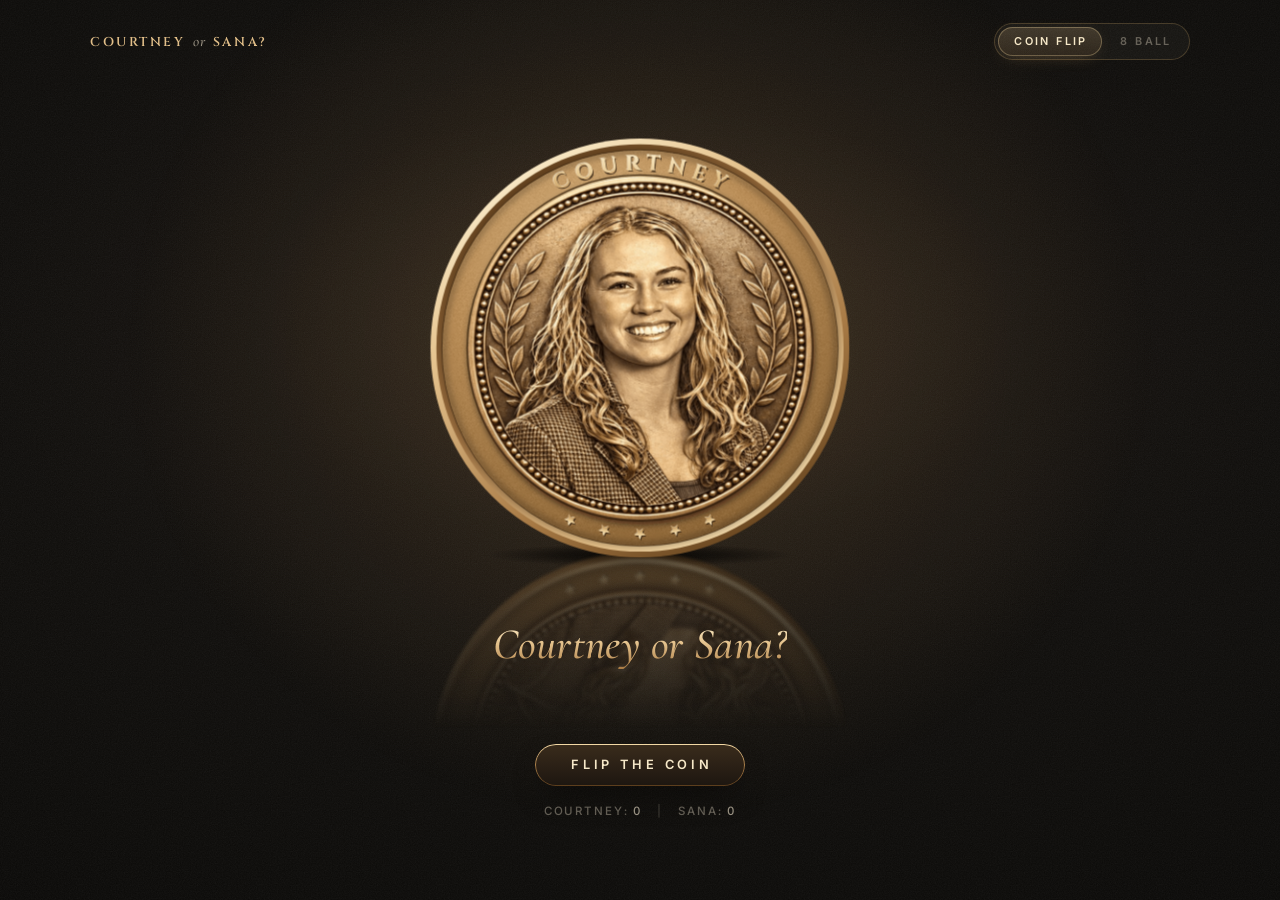
<file: index.html>
<!doctype html>
<html lang="en">
<head>
  <meta charset="utf-8">
  <meta name="viewport" content="width=device-width, initial-scale=1, viewport-fit=cover">
  <title>Courtney or Sana?</title>
  <meta name="description" content="One commemorative coin. Courtney on one side, Sana on the other. Flip it and let the coin decide.">
  <meta name="theme-color" content="#0b0a09">
  <link rel="icon" href="data:image/svg+xml,%3Csvg xmlns='http://www.w3.org/2000/svg' viewBox='0 0 64 64'%3E%3Cdefs%3E%3ClinearGradient id='g' x1='0' y1='0' x2='1' y2='1'%3E%3Cstop offset='0' stop-color='%23fbebc1'/%3E%3Cstop offset='.55' stop-color='%23c99a5e'/%3E%3Cstop offset='1' stop-color='%236e4a22'/%3E%3C/linearGradient%3E%3C/defs%3E%3Ccircle cx='32' cy='32' r='30' fill='url(%23g)'/%3E%3Ccircle cx='32' cy='32' r='24' fill='none' stroke='%235e3d1a' stroke-width='2.5' stroke-dasharray='1.5 3' stroke-linecap='round'/%3E%3C/svg%3E">

  <link rel="preconnect" href="https://fonts.googleapis.com">
  <link rel="preconnect" href="https://fonts.gstatic.com" crossorigin>
  <link rel="stylesheet" href="https://fonts.googleapis.com/css2?family=Cinzel:wght@500;600;700&family=Cormorant+Garamond:ital,wght@1,400;1,500&family=Inter:wght@400;500;600&display=swap">

  <link rel="preload" as="image" href="images/courtney.png">
  <link rel="preload" as="image" href="images/sana.png">
  <link rel="stylesheet" href="style.css">
  <script src="script.js" defer></script>
</head>
<body>
  <!-- Shared artwork for both faces of the coin: rim, legend band, lettering and stars. -->
  <svg class="sprite" width="0" height="0" aria-hidden="true" focusable="false">
    <defs>
      <linearGradient id="g-lip" x1="0.18" y1="0" x2="0.82" y2="1">
        <stop offset="0" stop-color="#fff4d6"/>
        <stop offset="0.3" stop-color="#e6c48f"/>
        <stop offset="0.68" stop-color="#a87a45"/>
        <stop offset="1" stop-color="#5a3a17"/>
      </linearGradient>
      <linearGradient id="g-lip-bevel" x1="0.18" y1="0" x2="0.82" y2="1">
        <stop offset="0" stop-color="#5e3d1a"/>
        <stop offset="0.45" stop-color="#9c6f3f"/>
        <stop offset="0.8" stop-color="#e3bf88"/>
        <stop offset="1" stop-color="#f8e6bc"/>
      </linearGradient>
      <radialGradient id="g-band" cx="0.42" cy="0.3" r="0.8">
        <stop offset="0" stop-color="#dcb986"/>
        <stop offset="0.5" stop-color="#b98d57"/>
        <stop offset="1" stop-color="#7f5a2d"/>
      </radialGradient>
      <linearGradient id="g-letter" x1="0" y1="0" x2="0" y2="1">
        <stop offset="0" stop-color="#fff3d2"/>
        <stop offset="0.5" stop-color="#e8c890"/>
        <stop offset="1" stop-color="#b5874c"/>
      </linearGradient>

      <filter id="f-grain" x="0" y="0" width="100%" height="100%" color-interpolation-filters="sRGB">
        <feTurbulence type="fractalNoise" baseFrequency="0.85" numOctaves="2" seed="7" result="noise"/>
        <feColorMatrix in="noise" type="matrix" result="grey"
          values="0.33 0.33 0.33 0 0  0.33 0.33 0.33 0 0  0.33 0.33 0.33 0 0  0 0 0 0 1"/>
        <feComposite in="SourceGraphic" in2="grey" operator="arithmetic" k1="0" k2="1" k3="0.2" k4="-0.1" result="grained"/>
        <feComposite in="grained" in2="SourceGraphic" operator="in"/>
      </filter>
      <filter id="f-soft" x="-10%" y="-10%" width="120%" height="120%">
        <feGaussianBlur stdDeviation="7"/>
      </filter>
      <filter id="f-emboss-shadow" x="-5%" y="-5%" width="110%" height="110%">
        <feGaussianBlur stdDeviation="1.4"/>
      </filter>

      <!-- Legend baseline: the upper arc of a circle (r = 425) centred on the coin. -->
      <path id="p-legend" d="M 75 500 A 425 425 0 0 1 925 500"/>

      <text id="t-courtney" class="legend"><textPath href="#p-legend" startOffset="50%"><tspan dx="8">COURTNEY</tspan></textPath></text>
      <text id="t-sana" class="legend"><textPath href="#p-legend" startOffset="50%"><tspan dx="8">SANA</tspan></textPath></text>

      <!-- Five stars along the lower arc of the legend band, points facing the rim. -->
      <g id="g-stars">
        <path id="p-star" d="M0-14L3.46-4.76 13.32-4.33 5.59 1.82 8.23 11.33 0 5.88-8.23 11.33-5.59 1.82-13.32-4.33-3.46-4.76Z" transform="translate(500 943) rotate(180)"/>
        <use href="#p-star" transform="rotate(-11 500 500)"/>
        <use href="#p-star" transform="rotate(11 500 500)"/>
        <use href="#p-star" transform="rotate(-22 500 500)"/>
        <use href="#p-star" transform="rotate(22 500 500)"/>
      </g>

      <!-- Everything except the portrait and the name: raised rim, bevel, grained legend band, medallion shadow. -->
      <g id="g-blank">
        <circle cx="500" cy="500" r="500" fill="url(#g-lip)"/>
        <circle cx="500" cy="500" r="486" fill="url(#g-lip-bevel)"/>
        <circle cx="500" cy="500" r="473" fill="url(#g-band)" filter="url(#f-grain)"/>
        <circle cx="500" cy="500" r="469" fill="none" stroke="#1b0f04" stroke-opacity="0.45" stroke-width="7" filter="url(#f-soft)"/>
        <circle cx="500" cy="500" r="473" fill="none" stroke="#2c1a08" stroke-opacity="0.6" stroke-width="2"/>
        <circle cx="503" cy="508" r="414" fill="#140b02" fill-opacity="0.6" filter="url(#f-soft)"/>
        <circle cx="500" cy="500" r="413" fill="none" stroke="#2c1a08" stroke-opacity="0.7" stroke-width="3"/>
      </g>
    </defs>
  </svg>

  <header class="nav">
    <a class="nav__brand" href="./">Courtney <em>or</em> Sana?</a>
    <nav class="nav__links" aria-label="Pick a decider">
      <a class="nav__link" href="./" aria-current="page">Coin Flip</a>
      <a class="nav__link" href="8-ball.html">8 Ball</a>
    </nav>
  </header>

  <main class="stage">
    <h1 class="sr-only">Courtney or Sana?</h1>

    <div class="arena" data-arena>
      <div class="arena__glow" aria-hidden="true"></div>
      <div class="arena__shadow" aria-hidden="true" data-shadow></div>
      <div class="arena__mirror" aria-hidden="true" data-mirror></div>

      <div class="view" data-view>
        <div class="toss" data-toss>
          <div class="coin" role="img" aria-label="Coin showing Courtney" data-coin>
            <div class="coin__face coin__face--front" data-face="front">
              <svg class="coin__art" viewBox="0 0 1000 1000" aria-hidden="true" focusable="false">
                <use href="#g-blank"/>
                <use href="#t-courtney" fill="#1a0e04" fill-opacity="0.65" transform="translate(2.5 3.5)" filter="url(#f-emboss-shadow)"/>
                <use href="#t-courtney" fill="#fff6de" fill-opacity="0.6" transform="translate(-1.5 -2)"/>
                <use href="#t-courtney" fill="url(#g-letter)"/>
                <use href="#g-stars" fill="#1a0e04" fill-opacity="0.65" transform="translate(2 3)" filter="url(#f-emboss-shadow)"/>
                <use href="#g-stars" fill="#fff6de" fill-opacity="0.55" transform="translate(-1.2 -1.6)"/>
                <use href="#g-stars" fill="url(#g-letter)"/>
                <image href="images/courtney.png" x="88" y="88" width="824" height="824"/>
              </svg>
              <div class="coin__glint"></div>
              <div class="coin__shade" data-shade></div>
              <div class="coin__sheen" data-sheen><i></i></div>
            </div>

            <div class="coin__face coin__face--back" data-face="back">
              <svg class="coin__art" viewBox="0 0 1000 1000" aria-hidden="true" focusable="false">
                <use href="#g-blank"/>
                <use href="#t-sana" fill="#1a0e04" fill-opacity="0.65" transform="translate(2.5 3.5)" filter="url(#f-emboss-shadow)"/>
                <use href="#t-sana" fill="#fff6de" fill-opacity="0.6" transform="translate(-1.5 -2)"/>
                <use href="#t-sana" fill="url(#g-letter)"/>
                <use href="#g-stars" fill="#1a0e04" fill-opacity="0.65" transform="translate(2 3)" filter="url(#f-emboss-shadow)"/>
                <use href="#g-stars" fill="#fff6de" fill-opacity="0.55" transform="translate(-1.2 -1.6)"/>
                <use href="#g-stars" fill="url(#g-letter)"/>
                <image href="images/sana.png" x="88" y="88" width="824" height="824"/>
              </svg>
              <div class="coin__glint"></div>
              <div class="coin__shade" data-shade></div>
              <div class="coin__sheen" data-sheen><i></i></div>
            </div>

            <div class="coin__edge" data-edge></div>
          </div>
        </div>
      </div>
    </div>

    <div class="result is-idle" data-result>
      <p class="result__name" data-result-name>Courtney or Sana?</p>
      <p class="result__note" data-result-note>&nbsp;</p>
    </div>

    <button class="flip" type="button" data-flip>Flip the coin</button>

    <p class="tally" data-tally>
      Courtney: <span data-count="courtney">0</span>
      <span class="tally__sep" aria-hidden="true">|</span>
      Sana: <span data-count="sana">0</span>
    </p>

    <p class="sr-only" aria-live="polite" aria-atomic="true" data-announce></p>
  </main>
</body>
</html>
</file>
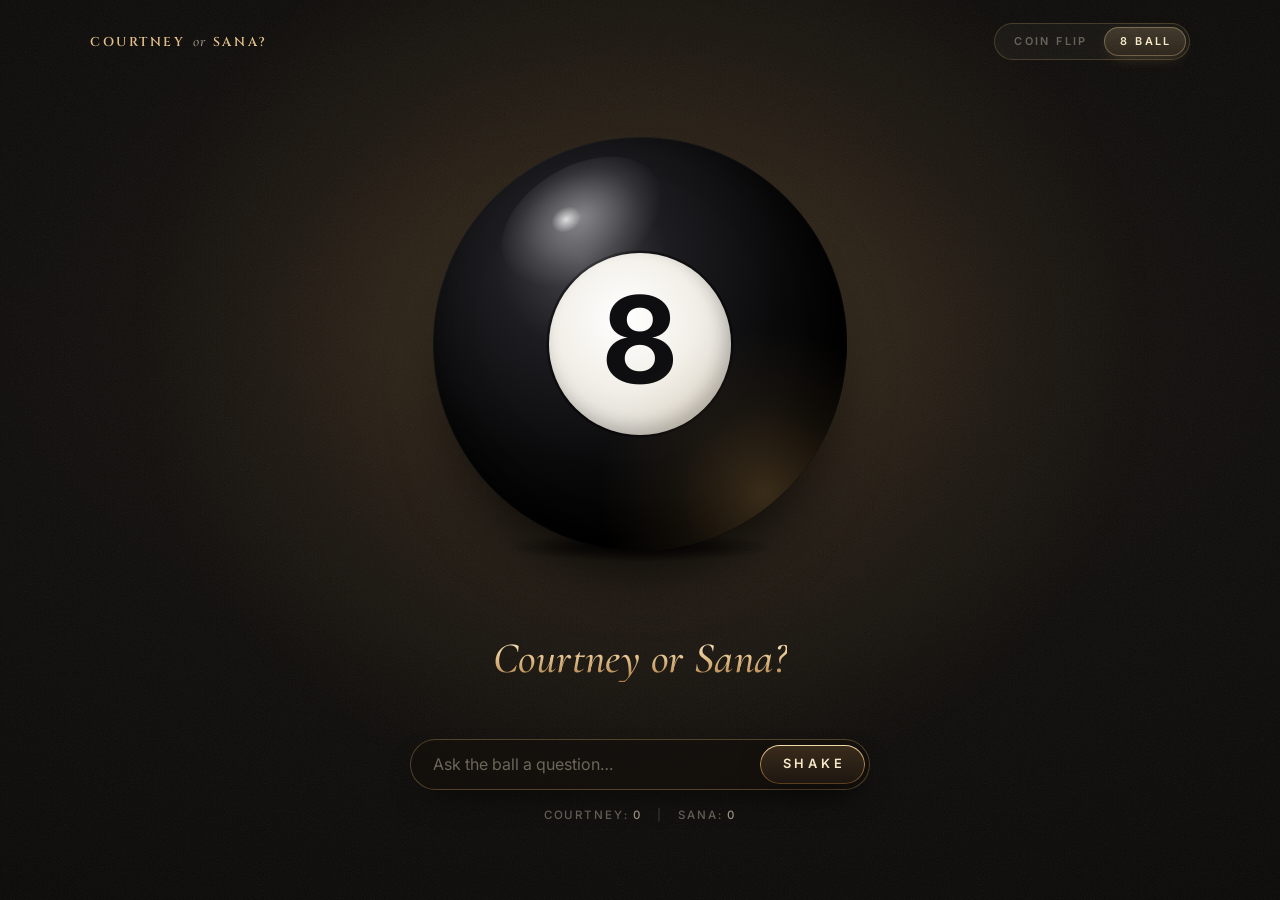
<file: 8-ball.html>
<!doctype html>
<html lang="en">
<head>
  <meta charset="utf-8">
  <meta name="viewport" content="width=device-width, initial-scale=1, viewport-fit=cover">
  <title>Magic 8 Ball · Courtney or Sana?</title>
  <meta name="description" content="Ask the Magic 8 Ball a question. It only knows two answers: Courtney or Sana.">
  <meta name="theme-color" content="#0b0a09">
  <link rel="icon" href="data:image/svg+xml,%3Csvg xmlns='http://www.w3.org/2000/svg' viewBox='0 0 64 64'%3E%3Cdefs%3E%3CradialGradient id='g' cx='.35' cy='.3' r='.8'%3E%3Cstop offset='0' stop-color='%23555'/%3E%3Cstop offset='.5' stop-color='%23111'/%3E%3Cstop offset='1' stop-color='%23000'/%3E%3C/radialGradient%3E%3C/defs%3E%3Ccircle cx='32' cy='32' r='30' fill='url(%23g)'/%3E%3Ccircle cx='32' cy='32' r='13' fill='%23f4f1ea'/%3E%3Ctext x='32' y='38.5' font-family='Arial,sans-serif' font-weight='700' font-size='18' text-anchor='middle' fill='%23111'%3E8%3C/text%3E%3C/svg%3E">

  <link rel="preconnect" href="https://fonts.googleapis.com">
  <link rel="preconnect" href="https://fonts.gstatic.com" crossorigin>
  <link rel="stylesheet" href="https://fonts.googleapis.com/css2?family=Cinzel:wght@500;600;700&family=Cormorant+Garamond:ital,wght@1,400;1,500&family=Inter:wght@400;500;600;700&family=Oswald:wght@500&display=swap">

  <link rel="stylesheet" href="style.css">
  <script src="8-ball.js" defer></script>
</head>
<body>
  <header class="nav">
    <a class="nav__brand" href="./">Courtney <em>or</em> Sana?</a>
    <nav class="nav__links" aria-label="Pick a decider">
      <a class="nav__link" href="./">Coin Flip</a>
      <a class="nav__link" href="8-ball.html" aria-current="page">8 Ball</a>
    </nav>
  </header>

  <main class="stage">
    <h1 class="sr-only">Magic 8 Ball: Courtney or Sana?</h1>

    <div class="arena arena--ball" data-arena>
      <div class="arena__glow" aria-hidden="true"></div>
      <div class="arena__shadow arena__shadow--ball" aria-hidden="true"></div>

      <div class="ball" role="img" aria-label="Magic 8 Ball, eight side up" data-ball>
        <div class="ball__eight" data-ball-eight><span>8</span></div>

        <div class="ball__window" data-ball-window>
          <div class="ball__bob">
            <svg class="ball__die" viewBox="0 0 200 200" aria-hidden="true" focusable="false" data-ball-die>
              <defs>
                <linearGradient id="g-die" x1="0.3" y1="0" x2="0.7" y2="1">
                  <stop offset="0" stop-color="#4a6cf0"/>
                  <stop offset="0.55" stop-color="#2a45bf"/>
                  <stop offset="1" stop-color="#16277a"/>
                </linearGradient>
              </defs>
              <polygon points="100,22 186,171 14,171" fill="url(#g-die)" stroke="#89a2ff" stroke-opacity="0.55" stroke-width="2" stroke-linejoin="round"/>
              <polygon points="100,38 171,162 29,162" fill="none" stroke="#c9d5ff" stroke-opacity="0.16" stroke-width="1.5" stroke-linejoin="round"/>
              <text class="ball__die-text" x="100" y="150" text-anchor="middle" data-ball-die-text></text>
            </svg>
          </div>
          <div class="ball__glass"></div>
        </div>

        <div class="ball__gloss"></div>
      </div>
    </div>

    <div class="result result--ball is-idle" data-result>
      <p class="result__lead" data-result-lead>&nbsp;</p>
      <p class="result__name" data-result-name>Courtney or Sana?</p>
    </div>

    <form class="ask" data-ask>
      <label class="sr-only" for="question">Your question for the Magic 8 Ball</label>
      <input class="ask__input" id="question" name="question" type="text" maxlength="120"
        placeholder="Ask the ball a question…" autocomplete="off" enterkeyhint="go" data-question>
      <button class="flip ask__button" type="submit" data-shake>Shake</button>
    </form>

    <p class="tally" data-tally>
      Courtney: <span data-count="courtney">0</span>
      <span class="tally__sep" aria-hidden="true">|</span>
      Sana: <span data-count="sana">0</span>
    </p>

    <p class="sr-only" aria-live="polite" aria-atomic="true" data-announce></p>
  </main>
</body>
</html>
</file>
<file: style.css>
/* ==========================================================================
   Courtney or Sana? — a single commemorative coin, tossed on demand.
   ========================================================================== */

:root {
  --bg: #090807;
  --ink: #f1e6cf;
  --ink-muted: rgba(241, 230, 207, 0.6);
  --ink-faint: rgba(241, 230, 207, 0.36);
  --gold-hi: #fff2d0;
  --gold: #e3c08a;
  --gold-lo: #a97a43;
  --gold-deep: #5c3c19;

  /* Coin / ball diameter: ~350–440px on desktop, shrinking with the viewport. */
  --size: clamp(220px, min(80vw, 46vh), 440px);
  --thick: calc(var(--size) * 0.075);
  --name-size: min(calc(var(--size) * 0.16), 11vw);

  color-scheme: dark;
}

@supports (height: 1svh) {
  :root { --size: clamp(220px, min(80vw, 46svh), 440px); }
}

*,
*::before,
*::after { box-sizing: border-box; }

html { background: var(--bg); }

/* Cross-fade between the coin and 8-ball pages where supported. */
@view-transition { navigation: auto; }

body {
  margin: 0;
  min-height: 100vh;
  min-height: 100svh;
  display: flex;
  flex-direction: column;
  overflow-x: hidden;
  background: var(--bg);
  color: var(--ink);
  font-family: 'Inter', system-ui, -apple-system, 'Segoe UI', Roboto, sans-serif;
  -webkit-font-smoothing: antialiased;
  -moz-osx-font-smoothing: grayscale;
}

/* Warm charcoal falloff + vignette, fixed behind everything. */
body::before {
  content: '';
  position: fixed;
  inset: 0;
  z-index: 0;
  pointer-events: none;
  background:
    radial-gradient(70% 55% at 50% 36%, rgba(58, 44, 30, 0.55) 0%, rgba(24, 19, 15, 0.4) 45%, rgba(0, 0, 0, 0) 75%),
    radial-gradient(140% 110% at 50% 40%, #15120f 0%, #0b0a08 55%, #040303 100%);
}

/* Fine film grain so the darkness has some texture. */
body::after {
  content: '';
  position: fixed;
  inset: 0;
  z-index: 0;
  pointer-events: none;
  opacity: 0.07;
  background-image: url("data:image/svg+xml,%3Csvg xmlns='http://www.w3.org/2000/svg' width='180' height='180'%3E%3Cfilter id='n'%3E%3CfeTurbulence type='fractalNoise' baseFrequency='.85' numOctaves='3' stitchTiles='stitch'/%3E%3CfeColorMatrix type='saturate' values='0'/%3E%3C/filter%3E%3Crect width='100%25' height='100%25' filter='url(%23n)'/%3E%3C/svg%3E");
}

.sr-only {
  position: absolute;
  width: 1px;
  height: 1px;
  margin: -1px;
  padding: 0;
  overflow: hidden;
  clip: rect(0 0 0 0);
  white-space: nowrap;
  border: 0;
}

.sprite {
  position: absolute;
  width: 0;
  height: 0;
  overflow: hidden;
}

/* --------------------------------------------------------------------------
   Navbar
   -------------------------------------------------------------------------- */

.nav {
  position: relative;
  z-index: 1;
  width: 100%;
  max-width: 1180px;
  margin: 0 auto;
  display: flex;
  align-items: center;
  justify-content: space-between;
  gap: 16px;
  padding: clamp(14px, 2.6vh, 26px) clamp(16px, 4vw, 40px) 0;
  view-transition-name: site-nav;
}

.nav__brand {
  font-family: 'Cinzel', 'Trajan Pro', 'Times New Roman', serif;
  font-weight: 600;
  font-size: 0.8rem;
  letter-spacing: 0.2em;
  text-transform: uppercase;
  text-decoration: none;
  white-space: nowrap;
  color: var(--gold);
}

.nav__brand em {
  padding: 0 0.15em;
  font-family: 'Cormorant Garamond', Georgia, serif;
  font-size: 1.2em;
  font-weight: 500;
  letter-spacing: 0.02em;
  text-transform: none;
  color: var(--ink-muted);
}

.nav__links {
  display: flex;
  gap: 2px;
  padding: 4px;
  border-radius: 999px;
  background: rgba(255, 240, 210, 0.035);
  box-shadow: inset 0 0 0 1px rgba(214, 170, 106, 0.24);
}

.nav__link {
  padding: 0.8em 1.3em 0.8em calc(1.3em + 0.22em);
  border-radius: 999px;
  font: 600 0.68rem/1 'Inter', system-ui, -apple-system, 'Segoe UI', sans-serif;
  letter-spacing: 0.22em;
  text-transform: uppercase;
  text-decoration: none;
  white-space: nowrap;
  color: var(--ink-faint);
  transition: color 0.25s ease, background-color 0.25s ease;
  -webkit-tap-highlight-color: transparent;
}

.nav__link:hover { color: rgba(241, 230, 207, 0.82); }

.nav__link[aria-current='page'] {
  color: #f6e8c8;
  background: linear-gradient(180deg, rgba(227, 192, 138, 0.2), rgba(169, 122, 67, 0.14));
  box-shadow: inset 0 0 0 1px rgba(243, 214, 160, 0.32), 0 4px 18px -8px rgba(222, 174, 104, 0.45);
}

.nav__brand:focus-visible,
.nav__link:focus-visible {
  outline: 2px solid rgba(243, 214, 160, 0.85);
  outline-offset: 3px;
  border-radius: 999px;
}

@media (max-width: 520px) {
  .nav { justify-content: center; }
  .nav__brand { display: none; }
}

/* --------------------------------------------------------------------------
   Layout
   -------------------------------------------------------------------------- */

.stage {
  position: relative;
  z-index: 1;
  flex: 1;
  width: 100%;
  display: flex;
  flex-direction: column;
  align-items: center;
  justify-content: center;
  padding: clamp(16px, 4vh, 44px) 16px clamp(20px, 4vh, 40px);
  overflow-x: clip; /* the glow is wider than small screens; the coin may still rise above */
}

/* --------------------------------------------------------------------------
   Arena: glow, floor shadow, reflection and the 3D coin itself
   -------------------------------------------------------------------------- */

.arena {
  position: relative;
  width: var(--size);
  height: var(--size);
  cursor: pointer;
  -webkit-tap-highlight-color: transparent;
}

.arena__glow,
.arena__glow::after {
  position: absolute;
  left: 50%;
  top: 50%;
  width: 250%;
  height: 230%;
  transform: translate(-50%, -50%);
  pointer-events: none;
  border-radius: 50%;
  background: radial-gradient(closest-side, rgba(222, 170, 98, 0.24) 0%, rgba(222, 170, 98, 0.09) 42%, rgba(222, 170, 98, 0) 100%);
}

.arena__glow::after {
  content: '';
  width: 70%;
  height: 70%;
  opacity: 0;
  background: radial-gradient(closest-side, rgba(255, 214, 150, 0.32), rgba(255, 214, 150, 0) 100%);
}

.arena.is-landed .arena__glow::after {
  animation: glow-pulse 1.4s cubic-bezier(0.2, 0.7, 0.3, 1);
}

@keyframes glow-pulse {
  0% { opacity: 0; }
  18% { opacity: 1; }
  100% { opacity: 0; }
}

/* Contact shadow on the "floor" the coin stands on. Scaled per frame by script.js. */
.arena__shadow {
  position: absolute;
  left: 50%;
  top: 100%;
  width: 74%;
  height: calc(var(--size) * 0.055);
  transform: translate(-50%, -50%);
  pointer-events: none;
  border-radius: 50%;
  background: radial-gradient(closest-side, rgba(0, 0, 0, 0.85), rgba(0, 0, 0, 0.45) 55%, rgba(0, 0, 0, 0) 100%);
}

/* Soft mirror reflection below the coin (a live clone of the coin, flipped). */
.arena__mirror {
  position: absolute;
  left: 0;
  top: 100%;
  width: 100%;
  height: calc(var(--size) * 0.42); /* only the visible part, so it never adds scroll height */
  overflow: hidden;
  pointer-events: none;
  opacity: 0.5;
  filter: blur(1.5px);
  -webkit-mask-image: linear-gradient(to bottom, rgba(0, 0, 0, 0.7) 0%, rgba(0, 0, 0, 0) 100%);
  mask-image: linear-gradient(to bottom, rgba(0, 0, 0, 0.7) 0%, rgba(0, 0, 0, 0) 100%);
  -webkit-mask-repeat: no-repeat;
  mask-repeat: no-repeat;
}

.view {
  position: absolute;
  inset: 0;
  perspective: calc(var(--size) * 3.2);
  perspective-origin: 50% 50%;
}

.view--mirror {
  inset: auto;
  top: 0;
  left: 0;
  width: 100%;
  height: var(--size);
  transform: scaleY(-1);
}

.toss,
.coin {
  position: absolute;
  inset: 0;
  transform-style: preserve-3d;
}

.toss { will-change: transform; }

.coin__face {
  position: absolute;
  inset: 0;
  border-radius: 50%;
  -webkit-backface-visibility: hidden;
  backface-visibility: hidden;
}

.coin__face--front { transform: translateZ(calc(var(--thick) / 2)); }
.coin__face--back { transform: rotateX(180deg) translateZ(calc(var(--thick) / 2)); }

.coin__art {
  display: block;
  width: 100%;
  height: 100%;
  overflow: visible;
}

.legend {
  font-family: 'Cinzel', 'Trajan Pro', 'Times New Roman', serif;
  font-size: 50px;
  font-weight: 700;
  letter-spacing: 16px;
  text-anchor: middle;
}

/* Lighting overlays, driven per frame from script.js while the coin turns. */
.coin__shade,
.coin__sheen,
.coin__glint {
  position: absolute;
  inset: 0;
  border-radius: 50%;
  pointer-events: none;
}

.coin__shade {
  background: radial-gradient(circle at 50% 40%, #1e1206 0%, #0d0702 100%);
  opacity: 0;
}

.coin__sheen {
  overflow: hidden;
  opacity: 0;
}

.coin__sheen i {
  position: absolute;
  left: 0;
  right: 0;
  top: -50%;
  height: 200%;
  background: linear-gradient(180deg, rgba(255, 242, 210, 0) 34%, rgba(255, 242, 210, 0.7) 50%, rgba(255, 242, 210, 0) 66%);
}

/* A slow, occasional light sweep across the resting coin. */
.coin__glint { overflow: hidden; }

.coin__glint::before {
  content: '';
  position: absolute;
  top: -20%;
  bottom: -20%;
  left: -60%;
  width: 45%;
  background: linear-gradient(100deg, rgba(255, 244, 214, 0) 0%, rgba(255, 244, 214, 0.2) 50%, rgba(255, 244, 214, 0) 100%);
  transform: translateX(0) skewX(-12deg);
  animation: glint 9s cubic-bezier(0.45, 0, 0.25, 1) 2.5s infinite;
}

@keyframes glint {
  0% { transform: translateX(0) skewX(-12deg); }
  20%, 100% { transform: translateX(470%) skewX(-12deg); }
}

.is-flipping .coin__glint { visibility: hidden; }

/* The coin's milled edge: 72 strips arranged into a cylinder by script.js. */
.coin__edge {
  position: absolute;
  inset: 0;
  transform-style: preserve-3d;
}

.coin__edge span {
  --seg: calc(var(--size) * 0.04366 + 1px); /* 2·r·tan(2.5°) plus a hairline of overlap */
  position: absolute;
  left: 50%;
  top: 50%;
  width: var(--thick);
  height: var(--seg);
  margin-left: calc(var(--thick) / -2);
  margin-top: calc(var(--seg) / -2);
  -webkit-backface-visibility: hidden;
  backface-visibility: hidden;
  transform: rotateZ(calc(var(--i) * 5deg)) translateX(calc(var(--size) / 2 - 0.5px)) rotateY(90deg);
  background-image:
    linear-gradient(90deg, rgba(28, 15, 4, 0.7) 0%, rgba(28, 15, 4, 0) 20%, rgba(255, 240, 205, 0.14) 50%, rgba(28, 15, 4, 0) 80%, rgba(28, 15, 4, 0.7) 100%),
    repeating-linear-gradient(180deg, rgba(255, 238, 200, 0.34) 0 1px, rgba(30, 16, 4, 0.45) 1px 2.4px, rgba(0, 0, 0, 0) 2.4px 3.2px);
}

/* --------------------------------------------------------------------------
   Result
   -------------------------------------------------------------------------- */

.result {
  position: relative;
  z-index: 2;
  margin-top: calc(var(--size) * 0.13);
  min-height: calc(var(--name-size) * 1.1 + 2.1rem);
  display: flex;
  flex-direction: column;
  align-items: center;
  justify-content: center;
  text-align: center;
  transition: opacity 0.25s ease;
}

.result.is-hidden { opacity: 0; }

.result__name {
  margin: 0;
  padding-left: 0.12em; /* balance the trailing letter-spacing */
  font-family: 'Cinzel', 'Trajan Pro', 'Times New Roman', serif;
  font-weight: 600;
  font-size: var(--name-size);
  line-height: 1.1;
  letter-spacing: 0.12em;
  text-transform: uppercase;
  white-space: nowrap;
  color: var(--gold);
  background: linear-gradient(180deg, var(--gold-hi) 0%, var(--gold) 48%, var(--gold-lo) 100%);
  -webkit-background-clip: text;
  background-clip: text;
  -webkit-text-fill-color: transparent;
  filter: drop-shadow(0 2px 22px rgba(214, 160, 86, 0.28));
}

.result__note {
  margin: 0.5rem 0 0;
  font-family: 'Cormorant Garamond', Georgia, serif;
  font-style: italic;
  font-weight: 400;
  font-size: clamp(1.05rem, 1.6vw + 0.6rem, 1.35rem);
  letter-spacing: 0.02em;
  color: var(--ink-muted);
}

/* Before the first flip the result slot simply asks the question. */
.result.is-idle .result__name {
  padding-left: 0;
  font-family: 'Cormorant Garamond', Georgia, serif;
  font-style: italic;
  font-weight: 500;
  font-size: min(calc(var(--size) * 0.105), 9vw);
  letter-spacing: 0.01em;
  text-transform: none;
  filter: none;
}

.result.is-revealed .result__name { animation: reveal-name 0.9s cubic-bezier(0.16, 0.8, 0.24, 1) both; }
.result.is-revealed .result__note { animation: reveal-note 0.8s 0.3s cubic-bezier(0.2, 0.7, 0.3, 1) both; }

@keyframes reveal-name {
  from { opacity: 0; transform: translateY(10px) scale(0.97); filter: blur(8px) drop-shadow(0 2px 22px rgba(214, 160, 86, 0)); }
  to { opacity: 1; transform: none; filter: blur(0) drop-shadow(0 2px 22px rgba(214, 160, 86, 0.28)); }
}

@keyframes reveal-note {
  from { opacity: 0; transform: translateY(6px); }
  to { opacity: 1; transform: none; }
}

/* --------------------------------------------------------------------------
   Flip button
   -------------------------------------------------------------------------- */

.flip {
  position: relative;
  z-index: 2;
  margin-top: clamp(18px, 3.2vh, 30px);
  padding: 1.15em 2.5em 1.15em calc(2.5em + 0.3em);
  border: 0;
  border-radius: 999px;
  appearance: none;
  cursor: pointer;
  font: 600 0.8rem/1 'Inter', system-ui, -apple-system, 'Segoe UI', sans-serif;
  letter-spacing: 0.3em;
  text-transform: uppercase;
  color: #f6e8c8;
  background: linear-gradient(180deg, #3a2c1c 0%, #1d1610 100%);
  box-shadow:
    inset 0 1px 0 rgba(255, 236, 196, 0.16),
    0 14px 34px -14px rgba(0, 0, 0, 0.9),
    0 0 0 rgba(222, 174, 104, 0);
  transition: transform 0.25s ease, box-shadow 0.3s ease, color 0.25s ease, opacity 0.3s ease, filter 0.3s ease;
  -webkit-tap-highlight-color: transparent;
}

/* Hairline gradient border. */
.flip::before {
  content: '';
  position: absolute;
  inset: 0;
  padding: 1px;
  border-radius: inherit;
  background: linear-gradient(180deg, #f4dba8 0%, #b88a50 45%, #5b3d1c 100%);
  -webkit-mask: linear-gradient(#000 0 0) content-box, linear-gradient(#000 0 0);
  -webkit-mask-composite: xor;
  mask-composite: exclude;
  pointer-events: none;
}

.flip:hover {
  transform: translateY(-1px);
  color: #fff6e0;
  filter: brightness(1.12);
  box-shadow:
    inset 0 1px 0 rgba(255, 236, 196, 0.22),
    0 18px 38px -14px rgba(0, 0, 0, 0.95),
    0 0 28px rgba(222, 174, 104, 0.22);
}

.flip:active { transform: translateY(0) scale(0.98); }

.flip:focus-visible {
  outline: 2px solid rgba(243, 214, 160, 0.85);
  outline-offset: 4px;
}

.flip[aria-disabled='true'] {
  cursor: default;
  opacity: 0.45;
  transform: none;
  filter: none;
  box-shadow: inset 0 1px 0 rgba(255, 236, 196, 0.1), 0 14px 34px -14px rgba(0, 0, 0, 0.9);
}

.is-flipping .arena { cursor: default; }

/* --------------------------------------------------------------------------
   Magic 8 Ball
   -------------------------------------------------------------------------- */

.arena__shadow--ball {
  top: calc(100% - var(--size) * 0.01);
  width: 64%;
  height: calc(var(--size) * 0.07);
}

.ball {
  position: absolute;
  inset: 0;
  overflow: hidden;
  border-radius: 50%;
  background: radial-gradient(circle at 36% 30%, #45454b 0%, #1d1d21 22%, #0a0a0b 52%, #000 76%);
  box-shadow:
    inset -18px -26px 50px rgba(0, 0, 0, 0.85),
    inset 0 0 0 1px rgba(255, 255, 255, 0.04),
    0 40px 70px -30px rgba(0, 0, 0, 0.95);
  will-change: transform;
}

/* Warm bounce light from the glow behind, along the lower-right limb. */
.ball::before {
  content: '';
  position: absolute;
  inset: 0;
  border-radius: 50%;
  pointer-events: none;
  background: radial-gradient(circle at 80% 86%, rgba(222, 170, 98, 0.26) 0%, rgba(222, 170, 98, 0.08) 18%, rgba(222, 170, 98, 0) 34%);
  z-index: 3;
}

.ball__gloss {
  position: absolute;
  left: 15%;
  top: 7%;
  width: 42%;
  height: 27%;
  z-index: 4;
  border-radius: 50%;
  pointer-events: none;
  transform: rotate(-30deg);
  background: radial-gradient(ellipse at 50% 45%, rgba(255, 255, 255, 0.42) 0%, rgba(255, 255, 255, 0.1) 50%, rgba(255, 255, 255, 0) 72%);
}

.ball__gloss::after {
  content: '';
  position: absolute;
  left: 34%;
  top: 30%;
  width: 18%;
  height: 22%;
  border-radius: 50%;
  background: radial-gradient(closest-side, rgba(255, 255, 255, 0.75), rgba(255, 255, 255, 0));
}

.ball__eight {
  position: absolute;
  left: 28%;
  top: 28%;
  width: 44%;
  height: 44%;
  display: grid;
  place-items: center;
  border-radius: 50%;
  background: radial-gradient(circle at 42% 36%, #ffffff 0%, #f2efe8 45%, #cbc7be 100%);
  box-shadow:
    inset -6px -8px 16px rgba(0, 0, 0, 0.2),
    0 0 0 calc(var(--size) * 0.006) rgba(0, 0, 0, 0.45);
}

.ball__eight span {
  font: 700 calc(var(--size) * 0.29) / 1 'Inter', 'Helvetica Neue', Arial, sans-serif;
  color: #0e0e10;
  transform: translateY(-3%);
}

.ball__window {
  position: absolute;
  left: 24%;
  top: 24%;
  width: 52%;
  height: 52%;
  overflow: hidden;
  border-radius: 50%;
  background: radial-gradient(circle at 50% 42%, #12275f 0%, #091739 52%, #020716 100%);
  transform: translateY(150%) scale(0.86, 0.3);
  opacity: 0.4;
}

.ball__bob {
  position: absolute;
  inset: 7%;
  animation: die-bob 5s ease-in-out infinite;
}

@keyframes die-bob {
  0%, 100% { transform: translateY(0) rotate(0deg); }
  50% { transform: translateY(2.5%) rotate(1.5deg); }
}

.ball__die {
  display: block;
  width: 100%;
  height: 100%;
  overflow: visible;
  opacity: 0;
}

.ball__die-text {
  font-family: 'Oswald', 'Arial Narrow', Impact, sans-serif;
  font-weight: 500;
  font-size: 26px;
  letter-spacing: 1px;
  fill: #e9eeff;
}

/* Murky liquid falloff, a dark bezel and a glint on the window glass. */
.ball__glass {
  position: absolute;
  inset: 0;
  border-radius: 50%;
  pointer-events: none;
  background:
    radial-gradient(ellipse 60% 30% at 38% 18%, rgba(255, 255, 255, 0.12), rgba(255, 255, 255, 0) 70%),
    radial-gradient(circle at 50% 50%, rgba(2, 6, 20, 0) 42%, rgba(2, 6, 20, 0.75) 78%);
  box-shadow:
    inset 0 0 0 calc(var(--size) * 0.012) #050506,
    inset 0 calc(var(--size) * 0.02) calc(var(--size) * 0.05) rgba(0, 0, 0, 0.85);
}

.is-asking .arena { cursor: default; }

/* Lead-in phrase above the 8-ball answer ("Signs point to"). */
.result__lead {
  margin: 0 0 0.3rem;
  font-family: 'Cormorant Garamond', Georgia, serif;
  font-style: italic;
  font-weight: 400;
  font-size: clamp(1.05rem, 1.6vw + 0.6rem, 1.35rem);
  letter-spacing: 0.02em;
  color: var(--ink-muted);
}

.result.is-idle .result__lead { display: none; }

.result--ball.is-revealed .result__lead { animation: reveal-note 0.7s cubic-bezier(0.2, 0.7, 0.3, 1) both; }
.result--ball.is-revealed .result__name { animation-delay: 0.15s; }

/* Question field with the Shake button tucked inside it. */
.ask {
  position: relative;
  z-index: 2;
  width: min(100%, 460px);
  margin-top: clamp(16px, 3vh, 28px);
  display: flex;
  align-items: center;
  gap: 6px;
  padding: 5px;
  border-radius: 999px;
  background: rgba(20, 16, 12, 0.72);
  box-shadow:
    inset 0 0 0 1px rgba(214, 170, 106, 0.32),
    0 14px 34px -16px rgba(0, 0, 0, 0.9);
  transition: box-shadow 0.3s ease;
}

.ask:focus-within {
  box-shadow:
    inset 0 0 0 1px rgba(243, 214, 160, 0.62),
    0 0 0 4px rgba(222, 174, 104, 0.12),
    0 14px 34px -16px rgba(0, 0, 0, 0.9);
}

.ask__input {
  flex: 1;
  min-width: 0;
  padding: 0.7em 0.6em 0.7em 1.15em;
  border: 0;
  outline: none;
  background: transparent;
  color: var(--ink);
  font: 400 1rem/1.2 'Inter', system-ui, -apple-system, 'Segoe UI', sans-serif; /* 16px: no zoom-on-focus on iOS */
  caret-color: var(--gold);
}

.ask__input::placeholder { color: rgba(241, 230, 207, 0.4); }

.ask .ask__button {
  flex: none;
  margin-top: 0;
  padding: 1.05em 1.5em 1.05em calc(1.5em + 0.3em);
}

/* --------------------------------------------------------------------------
   Tally
   -------------------------------------------------------------------------- */

.tally {
  position: relative;
  z-index: 2;
  margin: 18px 0 0;
  font-size: 0.72rem;
  font-weight: 500;
  letter-spacing: 0.16em;
  text-transform: uppercase;
  font-variant-numeric: tabular-nums;
  color: var(--ink-faint);
}

.tally span[data-count] { color: rgba(241, 230, 207, 0.6); }

.tally__sep {
  display: inline-block;
  margin: 0 0.9em;
  opacity: 0.5;
}

/* --------------------------------------------------------------------------
   Reduced motion: no idle shimmer, gentler reveals (the flip itself becomes
   a short cross-fade in script.js).
   -------------------------------------------------------------------------- */

@media (prefers-reduced-motion: reduce) {
  @view-transition { navigation: none; }
  .coin__glint { display: none; }
  .ball__bob { animation: none; }
  .arena.is-landed .arena__glow::after { animation: none; }
  .result.is-revealed .result__name,
  .result.is-revealed .result__note { animation: fade-in 0.4s ease both; }
  .flip { transition: opacity 0.2s ease; }
  .flip:hover,
  .flip:active { transform: none; }
}

@keyframes fade-in {
  from { opacity: 0; }
  to { opacity: 1; }
}
</file>
